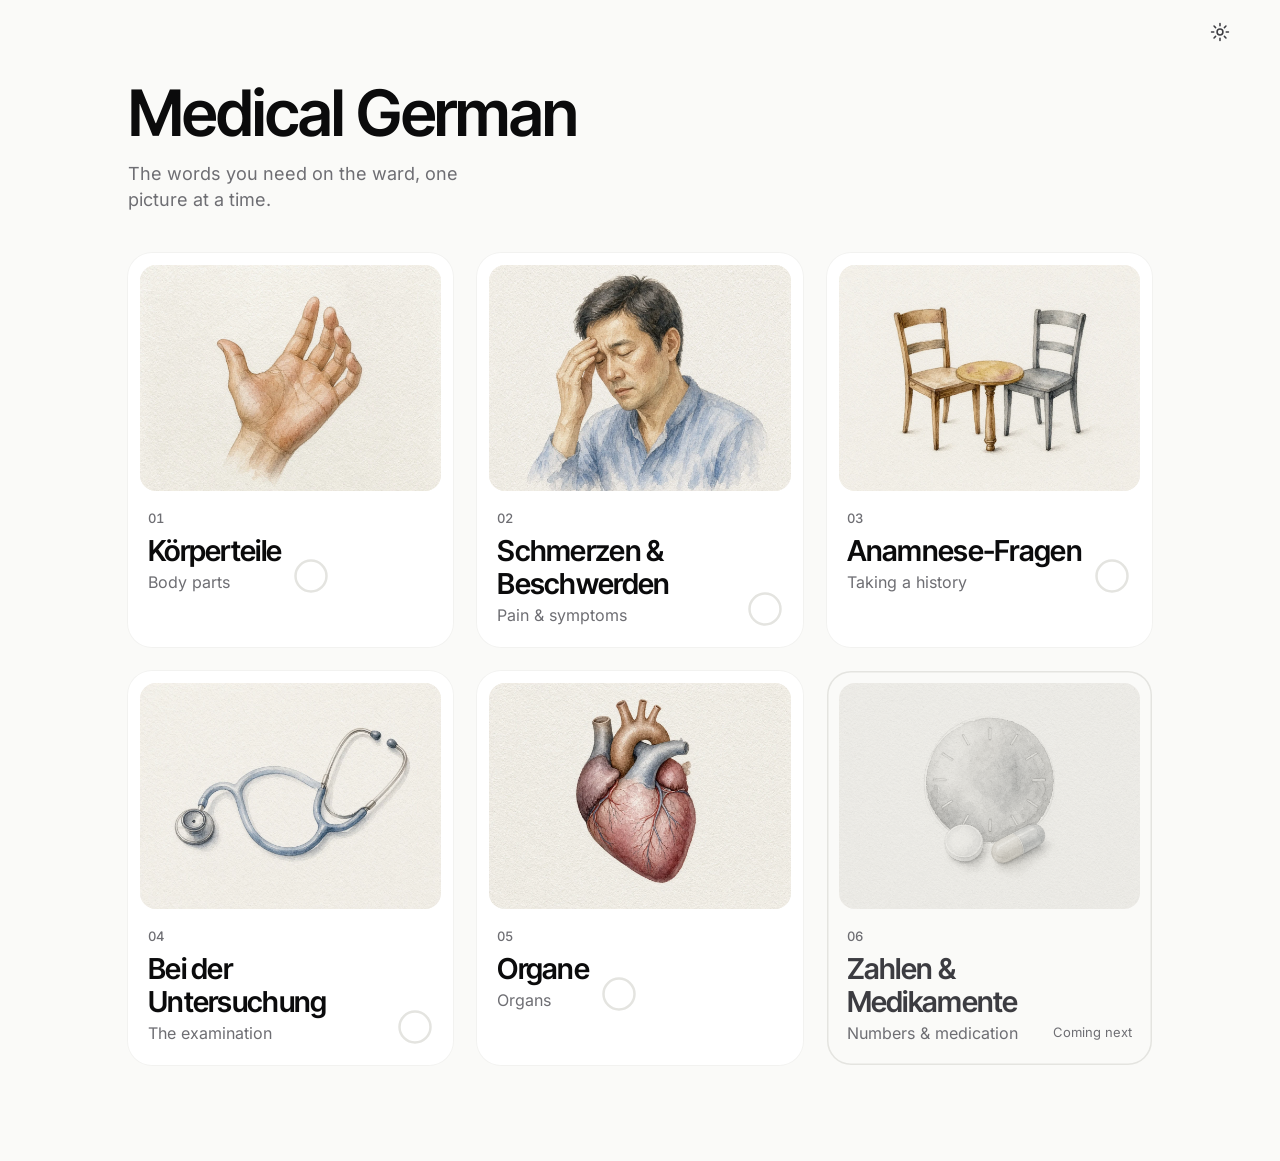
<file: index.html>
<!doctype html>
<html lang="en" data-theme="light">
<head>
<meta charset="utf-8">
<meta name="viewport" content="width=device-width, initial-scale=1, viewport-fit=cover">
<title>Medical German</title>
<meta name="description" content="Medical German A1: body parts and the first words on the ward.">
<meta name="theme-color" content="#FAFAF8">
<meta name="color-scheme" content="light dark">
<link rel="manifest" href="manifest.webmanifest">
<link rel="icon" type="image/png" sizes="32x32" href="icons/favicon-32.png">
<link rel="apple-touch-icon" href="icons/apple-touch-icon.png">
<meta name="apple-mobile-web-app-capable" content="yes">
<meta name="apple-mobile-web-app-title" content="Med German">
<link rel="stylesheet" href="css/app.css?v=f0b0cc4f94">
<script>
/* theme before first paint (no flash) */
(function(){try{var s=JSON.parse(localStorage.getItem('medA1.v1')||'{}').settings||{};var d=s.theme==='dark'||((!s.theme||s.theme==='system')&&matchMedia('(prefers-color-scheme: dark)').matches);document.documentElement.setAttribute('data-theme',d?'dark':'light');}catch(e){}})();
</script>
</head>
<body>
<div id="app"></div>
<div id="toast" role="status" aria-live="polite"></div>
<noscript><p style="padding:48px;font:17px system-ui">This app needs JavaScript.</p></noscript>
<script src="js/app.js?v=f0b0cc4f94"></script>
</body>
</html>
</file>
<file: css/app.css>
/* Medical German A1 — design system (Apple × SpaceX × Tesla). Tokens per plan §5. */
@font-face{font-family:"Inter";src:url("../fonts/inter.woff2") format("woff2");font-weight:100 900;font-style:normal;font-display:swap}
@font-face{font-family:"Inter Tight";src:url("../fonts/inter-tight.woff2") format("woff2");font-weight:100 900;font-style:normal;font-display:swap}

:root{
  --bg:#FAFAF8;--surface:#FFFFFF;--surface-2:#F2F2EF;--hairline:#E4E4E0;
  --ink-1:#0B0B0C;--ink-2:#3C3C41;--ink-3:#6E6E73;
  --accent:#0A5BFF;--accent-tint:rgba(10,91,255,.08);--accent-tint-2:rgba(10,91,255,.14);
  --ok:#12825A;--ok-tint:rgba(18,130,90,.10);--err:#C2372E;--err-tint:rgba(194,55,46,.09);
  --paper:#F6F3EC;
  --a-der:#3A6BC0;--a-das:#2F8A5B;--a-die:#C4463D;--a-pl:#B8862B;
  --shadow-sheet:0 1px 2px rgba(0,0,0,.04),0 8px 24px rgba(0,0,0,.04);
  --ease:cubic-bezier(.2,0,0,1);--ease-sheet:cubic-bezier(.32,.72,0,1);--ease-exit:cubic-bezier(.4,0,1,1);
  --spring:linear(0,.0094 1.1%,.0372 2.3%,.1475 4.8%,.5713 12.3%,.7714 16.7%,.8963 21.2%,.9634 25.4%,1.0018 30.1%,1.0176 35.2%,1.0141 43.8%,1.0018 60.7%,.9995 76.6%,1);
  --r-ctl:12px;--r-card:24px;--r-sheet:28px;
  --pad:24px;--maxw:1120px;--cardw:720px;
  --scale:1;
  --fs-dxl:calc(48px*var(--scale));--fs-dl:calc(40px*var(--scale));--fs-title:calc(28px*var(--scale));
  --fs-head:calc(21px*var(--scale));--fs-body:calc(17px*var(--scale));--fs-call:calc(15px*var(--scale));--fs-cap:calc(13px*var(--scale));
  color-scheme:light;
}
@media (min-width:768px){:root{--pad:48px;--fs-dxl:calc(72px*var(--scale));--fs-dl:calc(56px*var(--scale));--fs-title:calc(34px*var(--scale));--fs-head:calc(22px*var(--scale));--fs-body:calc(18px*var(--scale));--fs-call:calc(16px*var(--scale))}}
@media (min-width:1200px){:root{--fs-dxl:calc(88px*var(--scale));--fs-dl:calc(64px*var(--scale));--fs-title:calc(36px*var(--scale));--fs-head:calc(24px*var(--scale))}}

html[data-theme="dark"]{
  --bg:#000000;--surface:#0E0E10;--surface-2:#17171A;--hairline:#26262A;
  --ink-1:#F5F5F7;--ink-2:#C7C7CC;--ink-3:#8E8E93;
  --accent:#3D7DFF;--accent-tint:rgba(61,125,255,.16);--accent-tint-2:rgba(61,125,255,.24);
  --ok:#34C38A;--ok-tint:rgba(52,195,138,.18);--err:#FF6B61;--err-tint:rgba(255,107,97,.18);
  --a-der:#6F9BEA;--a-das:#4FB984;--a-die:#EE6F66;--a-pl:#DDB054;
  --shadow-sheet:none;color-scheme:dark;
}
html.teach{--scale:1.2}

*{box-sizing:border-box}
html,body{margin:0;height:100%}
body{background:var(--bg);color:var(--ink-1);font:400 var(--fs-body)/1.45 "Inter",system-ui,-apple-system,"Segoe UI",sans-serif;
  -webkit-font-smoothing:antialiased;-moz-osx-font-smoothing:grayscale;text-rendering:optimizeLegibility;
  -webkit-tap-highlight-color:transparent;overflow-x:hidden;transition:background-color .3s var(--ease),color .3s var(--ease)}
button,input{font:inherit;color:inherit}
button{cursor:pointer;background:none;border:0;padding:0;-webkit-user-select:none;user-select:none;touch-action:manipulation}
:focus{outline:none}
:focus-visible{outline:2px solid var(--accent);outline-offset:3px;border-radius:var(--r-ctl)}
.sr{position:absolute!important;width:1px;height:1px;overflow:hidden;clip:rect(0 0 0 0);white-space:nowrap}
.tnum{font-feature-settings:"tnum" 1}
.display{font-family:"Inter Tight","Inter",system-ui,sans-serif;font-weight:600;letter-spacing:-.025em}

/* ---------- App frame ---------- */
#app{min-height:100%;min-height:100dvh}
.view{min-height:100dvh;display:flex;flex-direction:column;animation:viewIn .42s var(--ease-sheet) both}
@keyframes viewIn{from{opacity:0;transform:translateY(8px)}to{opacity:1;transform:none}}
.bar{position:sticky;top:0;z-index:20;display:flex;align-items:center;gap:8px;height:64px;padding:0 max(12px,calc(var(--pad) - 12px));
  padding-top:env(safe-area-inset-top);box-sizing:content-box;background:color-mix(in srgb,var(--bg) 86%,transparent);
  -webkit-backdrop-filter:saturate(180%) blur(20px);backdrop-filter:saturate(180%) blur(20px)}
.bar .spacer{flex:1}
.bar-title{font-size:var(--fs-call);color:var(--ink-3);font-weight:500;white-space:nowrap;overflow:hidden;text-overflow:ellipsis}
.icon-btn{width:48px;height:48px;border-radius:50%;display:inline-grid;place-items:center;color:var(--ink-2);
  transition:background-color .2s var(--ease),transform .12s var(--ease),color .2s var(--ease)}
.icon-btn:hover{background:var(--surface-2);color:var(--ink-1)}
.icon-btn:active{transform:scale(.94)}
.icon-btn svg{width:22px;height:22px;stroke:currentColor;fill:none;stroke-width:1.7;stroke-linecap:round;stroke-linejoin:round}
.icon-btn:focus-visible{border-radius:50%}
.pill-flag{font-size:var(--fs-cap);font-weight:500;color:var(--accent);background:var(--accent-tint);border-radius:999px;padding:6px 12px;white-space:nowrap}
.wrap{width:100%;max-width:var(--maxw);margin:0 auto;padding:0 var(--pad)}
.hair{height:2px;background:var(--hairline);position:relative;overflow:hidden;width:100%}
.hair>i{position:absolute;inset:0 auto 0 0;background:var(--accent);width:0;transition:width .42s var(--ease-sheet)}
.press{transition:transform .12s var(--ease),background-color .2s var(--ease),box-shadow .2s var(--ease),color .2s var(--ease),opacity .2s var(--ease)}
.press:active{transform:scale(.97)}

/* ---------- Buttons ---------- */
.btn{min-height:52px;padding:0 22px;border-radius:var(--r-ctl);display:inline-flex;align-items:center;justify-content:center;gap:10px;
  font-weight:500;font-size:var(--fs-body);background:var(--surface-2);color:var(--ink-1)}
.btn:hover{background:color-mix(in srgb,var(--surface-2) 70%,var(--hairline))}
.btn.primary{background:var(--accent-tint);color:var(--accent)}
.btn.primary:hover{background:var(--accent-tint-2)}
.btn.block{width:100%}
.btn svg{width:18px;height:18px;stroke:currentColor;fill:none;stroke-width:1.8;stroke-linecap:round;stroke-linejoin:round}
.btn[disabled]{opacity:.4;pointer-events:none}
.link{color:var(--accent);font-weight:500}

/* ---------- Article dots ---------- */
.dot{display:inline-block;width:.22em;height:.22em;max-width:13px;max-height:13px;min-width:7px;min-height:7px;border-radius:50%;vertical-align:.2em;margin-right:.32em;background:var(--ink-3)}
.dot.der{background:var(--a-der)}.dot.das{background:var(--a-das)}.dot.die{background:var(--a-die)}.dot.pl{background:var(--a-pl)}
html.nodots .dot{display:none}
.art{color:var(--ink-2);font-weight:500}
.noun{color:var(--ink-1)}

/* ---------- Home ---------- */
.home-head{padding:16px 0 40px}
.home-head h1{font-size:var(--fs-dl);line-height:1.04;margin:0}
.home-head p{margin:14px 0 0;color:var(--ink-3);font-size:var(--fs-body);max-width:34ch}
.review{display:flex;align-items:center;gap:16px;width:100%;text-align:left;padding:20px 24px;border-radius:var(--r-card);background:var(--accent-tint);color:var(--ink-1);margin:0 0 32px}
.review:hover{background:var(--accent-tint-2)}
.review b{font-weight:600;font-size:var(--fs-head);display:block;letter-spacing:-.01em}
.review span{color:var(--ink-3);font-size:var(--fs-call)}
.review .go{margin-left:auto;color:var(--accent)}
.review .go svg{width:22px;height:22px;stroke:currentColor;fill:none;stroke-width:1.8;stroke-linecap:round;stroke-linejoin:round;display:block}
.tiles{display:grid;grid-template-columns:repeat(3,1fr);gap:24px;padding-bottom:96px}
.tile{position:relative;display:flex;flex-direction:column;text-align:left;background:var(--surface);border-radius:var(--r-card);padding:12px 12px 20px;
  transition:transform .2s var(--ease),background-color .2s var(--ease)}
html:not([data-theme="dark"]) .tile{box-shadow:0 0 0 1px rgba(0,0,0,.03)}
.tile.ready:hover{transform:translateY(-2px)}
.tile.ready:active{transform:scale(.985)}
.tile .thumb{border-radius:16px;overflow:hidden;background:var(--paper);aspect-ratio:4/3;position:relative}
.tile .thumb img{width:100%;height:100%;object-fit:cover;display:block;transition:transform .6s var(--ease)}
.tile.ready:hover .thumb img{transform:scale(1.02)}
.tile .meta{display:flex;align-items:flex-end;gap:12px;padding:18px 8px 0}
.tile .num{font-size:var(--fs-cap);color:var(--ink-3);font-weight:500;margin-bottom:6px;display:block}
.tile h2{font-size:calc(var(--fs-title)*.8);line-height:1.15;margin:0;font-weight:600}
.tile .en{color:var(--ink-3);font-size:var(--fs-call);margin-top:4px}
.tile .ring{margin-left:auto;flex:none}
.tile.soon{background:transparent;box-shadow:0 0 0 1.5px var(--hairline) inset!important;cursor:default}
.tile.soon .thumb{background:var(--paper)}
.tile.soon .thumb img{filter:grayscale(.85) contrast(.9);opacity:.55}
html[data-theme="dark"] .tile.soon .thumb img{opacity:.45}
.tile.soon h2{color:var(--ink-2)}
.tile.soon .next{margin-left:auto;font-size:var(--fs-cap);color:var(--ink-3);white-space:nowrap;margin-bottom:3px}
@media (max-width:1023px){.tiles{grid-template-columns:repeat(2,1fr)}}
@media (max-width:599px){
  .home-head{padding:4px 0 28px}
  .tiles{grid-template-columns:1fr;gap:12px}
  .tile{flex-direction:row;align-items:center;padding:10px;gap:4px;min-height:104px}
  .tile .thumb{width:112px;flex:none;border-radius:12px}
  .tile .meta{padding:0 8px 0 12px;flex:1;align-items:center}
  .tile h2{font-size:calc(21px*var(--scale))}
  .tile.soon .next{display:none}
}
.ring circle{fill:none;stroke-width:2.5}
.ring .trk{stroke:var(--hairline)}.ring .val{stroke:var(--accent);stroke-linecap:round;transition:stroke-dashoffset .8s var(--ease-sheet)}

/* ---------- Module page ---------- */
.mod-hero{display:grid;grid-template-columns:minmax(0,1.05fr) minmax(0,1fr);gap:56px;align-items:center;padding:8px 0 48px}
.mod-hero .plate{max-width:560px;width:100%}
.mod-hero h1{font-size:var(--fs-dl);line-height:1.04;margin:0}
.mod-hero .en{color:var(--ink-3);font-size:var(--fs-title);margin-top:6px;font-weight:400;letter-spacing:-.01em;line-height:1.2}
.mastery{display:flex;align-items:center;gap:14px;margin-top:32px;color:var(--ink-2);font-size:var(--fs-call)}
.mastery b{color:var(--ink-1);font-weight:600}
.modes{display:grid;grid-template-columns:1fr 1fr;gap:16px;padding-bottom:40px}
.mode{position:relative;text-align:left;min-height:168px;padding:28px;border-radius:var(--r-card);background:var(--surface-2);display:flex;flex-direction:column;justify-content:flex-end;gap:6px}
.mode:hover,.mode:focus-visible{background:var(--accent-tint)}
.mode:focus-visible{outline:2px solid var(--accent);outline-offset:0;border-radius:var(--r-card)}
.mode b{font-family:"Inter Tight","Inter",sans-serif;font-weight:600;letter-spacing:-.02em;font-size:var(--fs-title);line-height:1.1}
.mode span{color:var(--ink-3);font-size:var(--fs-call)}
.mode .arrow{position:absolute;top:24px;right:24px;color:var(--ink-3);transition:transform .3s var(--ease),color .2s}
.mode:hover .arrow{transform:translateX(3px);color:var(--accent)}
.mode .arrow svg{width:22px;height:22px;stroke:currentColor;fill:none;stroke-width:1.7;stroke-linecap:round;stroke-linejoin:round;display:block}
.mode .rec{position:absolute;top:30px;left:28px;width:8px;height:8px;border-radius:50%;background:var(--accent)}
.words{border-top:1px solid var(--hairline);margin-bottom:96px}
.words summary{list-style:none;display:flex;align-items:center;justify-content:space-between;min-height:64px;cursor:pointer;font-weight:500;color:var(--ink-2);border-radius:var(--r-ctl)}
.words summary::-webkit-details-marker{display:none}
.words summary svg{width:20px;height:20px;stroke:currentColor;fill:none;stroke-width:1.7;transition:transform .3s var(--ease)}
.words[open] summary svg{transform:rotate(180deg)}
.wl{display:grid;grid-template-columns:repeat(2,minmax(0,1fr));column-gap:48px;padding:4px 0 24px}
.wl a{display:grid;grid-template-columns:2.2em minmax(0,1fr) minmax(0,1.3fr);gap:8px;align-items:baseline;padding:12px 0;border-bottom:1px solid var(--hairline);color:inherit;text-decoration:none}
.wl a:hover .de{color:var(--accent)}
.wl .i{color:var(--ink-3);font-size:var(--fs-cap)}
.wl .e{color:var(--ink-3)}
.wl .de{font-weight:500;transition:color .2s}
.wl .de small{color:var(--ink-3);font-weight:400;font-size:var(--fs-call)}
.wl .m{display:inline-block;width:6px;height:6px;border-radius:50%;background:var(--ok);margin-left:8px;vertical-align:.15em}
@media (max-width:899px){.mod-hero{grid-template-columns:1fr;gap:28px;padding-top:0}.mod-hero .plate{max-width:none}.wl{grid-template-columns:1fr}}
@media (max-width:599px){.modes{grid-template-columns:1fr;gap:12px}.mode{min-height:128px;padding:24px}.mode .rec{top:26px;left:24px}}

/* ---------- Plate ---------- */
.plate{position:relative;aspect-ratio:4/3;background:var(--paper);border-radius:var(--r-card);overflow:hidden;isolation:isolate;width:100%}
.plate .vp{position:absolute;inset:0}
.plate img.art{position:absolute;max-width:none;display:block;opacity:0;-webkit-user-drag:none;user-select:none;pointer-events:none}
.plate img.art.on{opacity:1}
.plate img.art.fade{transition:opacity .15s linear}
.plate img.art.fadeblur{transition:opacity .4s var(--ease),filter .4s var(--ease);filter:blur(8px)}
.plate img.art.fadeblur.on{filter:blur(0)}
.plate canvas.gl{position:absolute;inset:0;width:100%;height:100%;display:block;z-index:1}
.plate .shimmer{position:absolute;inset:0;background:linear-gradient(100deg,transparent 30%,rgba(255,255,255,.45) 50%,transparent 70%) var(--paper);background-size:220% 100%;animation:shim 1.6s linear infinite;z-index:0}
@keyframes shim{to{background-position:-120% 0}}
.plate svg.spot{position:absolute;inset:0;width:100%;height:100%;z-index:2;pointer-events:none}
.spot .veil{opacity:0;transition:opacity .5s var(--ease)}
.spot .ringe{fill:none;stroke:var(--accent);stroke-width:2;opacity:0;transition:opacity .4s var(--ease)}
.spot .pulse{fill:none;stroke:var(--accent);stroke-width:2;opacity:0;transform-box:fill-box;transform-origin:center}
.spot.on .veil{opacity:1}.spot.on .ringe{opacity:.95}
.spot.on .pulse{animation:pulse 1.1s var(--ease) .1s 1 both}
@keyframes pulse{0%{opacity:.6;transform:scale(1)}100%{opacity:0;transform:scale(1.7)}}
html[data-theme="dark"] .spot .ringe,html[data-theme="dark"] .spot .pulse{stroke:#0A5BFF}

/* ---------- Stage (Anschauen + Üben) ---------- */
.stage-wrap{flex:1;display:flex;flex-direction:column;width:100%;max-width:var(--cardw);margin:0 auto;padding:12px var(--pad) 40px}
.stage{display:flex;flex-direction:column;gap:0}
.stage .plate{margin-bottom:32px}
.prompt-en{font-size:var(--fs-title);line-height:1.15;font-weight:500;letter-spacing:-.015em;margin:0}
.prompt-hint{color:var(--ink-3);font-size:var(--fs-call);margin-top:6px}
.instr{color:var(--ink-3);font-size:var(--fs-call);margin:0 0 10px}
.de-big{font-size:var(--fs-dxl);line-height:1.02;margin:0}
.de-l{font-size:var(--fs-dl);line-height:1.05;margin:0}
.pl-line{font-size:var(--fs-head);color:var(--ink-2);margin-top:10px}
.reveal-zone{margin-top:24px;min-height:120px}
.reveal-btn{min-height:52px;padding:0 24px;border-radius:999px;background:var(--surface-2);font-weight:500;color:var(--ink-2)}
.reveal-btn:hover{background:var(--accent-tint);color:var(--accent)}
.de-block{animation:focusPull .24s var(--ease) both}
@keyframes focusPull{from{opacity:0;transform:translateY(8px);filter:blur(6px)}to{opacity:1;transform:none;filter:blur(0)}}
.ex{margin-top:28px;font-size:var(--fs-body)}
.ex .en{color:var(--ink-3);margin-top:2px}
.trap{margin-top:16px;color:var(--ink-3);font-size:var(--fs-call);max-width:52ch}
.lat{margin-top:10px;color:var(--ink-3);font-size:var(--fs-call)}
.lat i{font-style:normal;letter-spacing:.01em}
.browse-nav{display:flex;justify-content:space-between;align-items:center;margin-top:auto;padding-top:32px}
.browse-nav .count{color:var(--ink-3);font-size:var(--fs-cap)}
.nav-btn{width:56px;height:56px;border-radius:50%;background:var(--surface-2);display:grid;place-items:center;color:var(--ink-2)}
.nav-btn:hover{background:var(--accent-tint);color:var(--accent)}
.nav-btn[disabled]{opacity:.3;pointer-events:none}
.nav-btn svg{width:22px;height:22px;stroke:currentColor;fill:none;stroke-width:1.8;stroke-linecap:round;stroke-linejoin:round}
.end-card{flex:1;display:flex;flex-direction:column;justify-content:center;gap:12px;padding:48px 0}
.end-card h2{font-size:var(--fs-dl);margin:0;line-height:1.05}
.end-card p{color:var(--ink-3);margin:0 0 28px}
.end-card .row{display:flex;gap:12px;flex-wrap:wrap}

@media (min-width:1000px) and (min-aspect-ratio:5/4){
  .stage-wrap.wide{max-width:1320px}
  .stage-wrap.wide .stage{flex:1;display:grid;grid-template-columns:minmax(0,1.35fr) minmax(0,1fr);gap:72px;align-items:center;align-content:center}
  .stage-wrap.wide .stage>.plate{margin-bottom:0;width:min(100%,calc((100dvh - 230px)*4/3));justify-self:end}
  .stage-wrap.wide .side{min-width:0}
  .stage-wrap.wide .browse-nav{width:100%;padding-top:24px}
}

/* ---------- Options & feedback ---------- */
.answer{margin-top:28px}
.opts{display:grid;grid-template-columns:1fr;gap:10px}
@media (min-width:600px){.opts.grid2{grid-template-columns:repeat(2,minmax(0,1fr))}}
.opts .opt{min-width:0}
.opt{position:relative;min-height:60px;text-align:left;padding:14px 20px;border-radius:var(--r-ctl);box-shadow:inset 0 0 0 1.5px var(--hairline);
  font-size:var(--fs-head);line-height:1.25;display:flex;align-items:center;gap:12px;animation:optIn .32s var(--ease) backwards}
@keyframes optIn{from{opacity:0;transform:translateY(6px)}to{opacity:1;transform:none}}
.opt:hover{background:var(--surface-2)}
.opt.sel{background:var(--accent-tint);box-shadow:inset 0 0 0 1.5px var(--accent)}
.opt.ok{background:var(--ok-tint);box-shadow:inset 0 0 0 1.5px var(--ok)}
.opt.bad{background:var(--err-tint);box-shadow:inset 0 0 0 1.5px var(--err)}
.opt.dim{opacity:.45!important}
.opt .chk{margin-left:auto;width:22px;height:22px;flex:none}
.opt .chk path{fill:none;stroke:var(--ok);stroke-width:2.2;stroke-linecap:round;stroke-linejoin:round;stroke-dasharray:24;stroke-dashoffset:24;animation:chk .24s var(--ease) .05s forwards}
@keyframes chk{to{stroke-dashoffset:0}}
.opts.locked .opt{pointer-events:none}
.shake{animation:shake .26s linear}
@keyframes shake{0%,100%{transform:none}20%{transform:translateX(-4px)}40%{transform:translateX(4px)}60%{transform:translateX(-4px)}80%{transform:translateX(4px)}}
.art3{display:grid;grid-template-columns:repeat(3,1fr);gap:12px}
.art3 .opt{justify-content:center;font-family:"Inter Tight","Inter",sans-serif;font-weight:600;font-size:calc(var(--fs-head)*1.15);min-height:72px;text-align:center}
.art3 .opt .dot{margin-right:.4em}
.imgopts{display:grid;grid-template-columns:1fr 1fr;gap:12px}
.imgopt{padding:6px;border-radius:calc(var(--r-card) - 4px);box-shadow:inset 0 0 0 1.5px var(--hairline);animation:optIn .32s var(--ease) backwards}
.imgopt .plate{border-radius:16px}
.imgopt:hover{background:var(--surface-2)}
.imgopt.ok{background:var(--ok-tint);box-shadow:inset 0 0 0 2px var(--ok)}
.imgopt.bad{background:var(--err-tint);box-shadow:inset 0 0 0 2px var(--err)}
.imgopt.dim{opacity:.45!important}
.feedback{margin-top:18px;min-height:28px;font-size:var(--fs-call);color:var(--ink-2)}
.feedback .fb-de{font-size:var(--fs-head);color:var(--ink-1);font-weight:500;margin-bottom:6px}
.feedback .fb-de.ok{color:var(--ok)}
.feedback .fb-note{color:var(--ink-3)}
.feedback .fb-rule{color:var(--ink-3);margin-top:6px}
.cont{margin-top:20px}
.input-row{display:flex;gap:10px;align-items:stretch}
.tin{flex:1;min-width:0;min-height:64px;padding:0 20px;border-radius:var(--r-ctl);border:0;background:var(--surface);box-shadow:inset 0 0 0 1.5px var(--hairline);
  font-size:var(--fs-head);font-family:"Inter Tight","Inter",sans-serif;font-weight:500;letter-spacing:-.01em;transition:box-shadow .2s var(--ease),background-color .2s}
.tin:focus{box-shadow:inset 0 0 0 1.5px var(--accent)}
.tin.ok{background:var(--ok-tint);box-shadow:inset 0 0 0 1.5px var(--ok)}
.tin.bad{background:var(--err-tint);box-shadow:inset 0 0 0 1.5px var(--err)}
.tin.almost{background:var(--surface-2);box-shadow:inset 0 0 0 1.5px var(--ink-3)}
.uml{display:flex;gap:8px;margin-top:10px}
.uml button{min-width:52px;height:44px;border-radius:999px;background:var(--surface-2);font-size:var(--fs-body);font-weight:500;color:var(--ink-2)}
.uml button:hover{background:var(--accent-tint);color:var(--accent)}
.sent{font-size:var(--fs-title);line-height:1.3;font-weight:500;letter-spacing:-.01em}
.sent .gap{display:inline-block;min-width:3.2em;border-bottom:2px solid var(--ink-3);margin:0 .12em;text-align:center;color:var(--accent);transition:color .2s}
.sent .gap.ok{color:var(--ok);border-color:var(--ok)}.sent .gap.filled{min-width:0;padding:0 .06em}.sent .gap.last{margin-right:0}.sent .nowrap{white-space:nowrap}.sent .gap.bad{color:var(--err);border-color:var(--err)}
.sent-en{color:var(--ink-3);margin-top:8px;font-size:var(--fs-body)}
.tiles-line{min-height:72px;display:flex;flex-wrap:wrap;gap:8px;align-content:flex-start;padding:10px;border-radius:var(--r-ctl);box-shadow:inset 0 0 0 1.5px var(--hairline);transition:background-color .2s,box-shadow .2s}
.tiles-line.ok{background:var(--ok-tint);box-shadow:inset 0 0 0 1.5px var(--ok)}
.tiles-line.bad{background:var(--err-tint);box-shadow:inset 0 0 0 1.5px var(--err)}
.bank{display:flex;flex-wrap:wrap;gap:8px;margin-top:14px;min-height:52px}
.wt{min-height:48px;padding:0 18px;border-radius:999px;background:var(--surface-2);font-size:var(--fs-head);font-weight:500;letter-spacing:-.01em;
  animation:tileIn .35s var(--spring) both}
@keyframes tileIn{from{transform:scale(.86);opacity:0}to{transform:none;opacity:1}}
.wt:hover{background:var(--accent-tint);color:var(--accent)}
.wt.ghost{visibility:hidden}
.tiles-line .wt{background:var(--surface)}
html[data-theme="dark"] .tiles-line .wt{background:var(--surface-2)}
.actions{display:flex;gap:10px;margin-top:20px;flex-wrap:wrap}
.selfrate{display:grid;grid-template-columns:1fr 1fr;gap:10px;margin-top:24px}

/* ---------- Body map ---------- */
.maps{display:flex;gap:20px;justify-content:center;align-items:flex-start}
.map{position:relative;flex:1;max-width:340px;background:var(--paper);border-radius:var(--r-card);overflow:hidden;touch-action:manipulation;cursor:crosshair}
.map.land{max-width:none}
.map img{display:block;width:100%;height:auto;-webkit-user-drag:none;user-select:none;pointer-events:none}
.map svg{position:absolute;inset:0;width:100%;height:100%;pointer-events:none}
.map .tap{fill:none;stroke:var(--ink-1);stroke-width:2;opacity:.9}
.map .tap-dot{fill:var(--ink-1)}
.map .hit-ok{fill:rgba(18,130,90,.16);stroke:#12825A;stroke-width:2}
.map .hit-bad{fill:rgba(194,55,46,.14);stroke:#C2372E;stroke-width:2}
.map .hit-target{fill:rgba(18,130,90,.16);stroke:#12825A;stroke-width:2;stroke-dasharray:5 4}
.map .lead{stroke:#12825A;stroke-width:2;stroke-dasharray:3 4}
.map .reg-draw{animation:regIn .3s var(--ease) both}
@keyframes regIn{from{opacity:0}to{opacity:1}}
.map-switch{display:flex;justify-content:center;margin-bottom:14px}
.map-cap{position:absolute;left:0;right:0;bottom:10px;text-align:center;font-size:var(--fs-cap);color:#6E6E73;pointer-events:none}
.stage-wrap.mapmode{max-width:900px}
@media (min-width:1000px) and (min-aspect-ratio:5/4){
  .stage-wrap.wide.mapmode{max-width:1400px}
  .stage-wrap.wide.mapmode .stage{grid-template-columns:minmax(0,1.8fr) minmax(0,1fr);gap:56px}
  .stage-wrap.wide.mapmode .maps{max-height:calc(100dvh - 200px)}
  .stage-wrap.wide.mapmode .map{max-width:calc((100dvh - 190px)*.75)}
  .stage-wrap.wide.mapmode .map.land{max-width:none}
}

/* ---------- Segmented control ---------- */
.seg{position:relative;display:inline-grid;grid-auto-flow:column;grid-auto-columns:1fr;background:var(--surface-2);border-radius:999px;padding:4px;isolation:isolate}
.seg button{position:relative;z-index:1;min-height:44px;padding:0 20px;border-radius:999px;font-weight:500;font-size:var(--fs-call);color:var(--ink-2);white-space:nowrap;transition:color .25s var(--ease)}
.seg button[aria-pressed="true"]{color:var(--ink-1)}
.seg .thumbp{position:absolute;z-index:0;top:4px;bottom:4px;left:4px;border-radius:999px;background:var(--surface);box-shadow:0 1px 2px rgba(0,0,0,.06),0 2px 8px rgba(0,0,0,.05);transition:transform .35s var(--spring),width .35s var(--spring)}
html[data-theme="dark"] .seg .thumbp{background:#2C2C31;box-shadow:none}
.seg.block{display:grid;width:100%}

/* ---------- Setup / sheets ---------- */
.sheet-page{flex:1;width:100%;max-width:640px;margin:0 auto;padding:8px var(--pad) 64px}
.sheet-page h1{font-size:var(--fs-dl);line-height:1.04;margin:0 0 8px}
.sheet-page .sub{color:var(--ink-3);margin:0 0 40px}
.field{margin-bottom:32px}
.field>label,.field>.lab{display:block;font-weight:500;margin-bottom:12px;color:var(--ink-1)}
.typelist{display:grid;gap:8px}
.typelist button{min-height:56px;text-align:left;padding:0 18px;border-radius:var(--r-ctl);box-shadow:inset 0 0 0 1.5px var(--hairline);display:flex;align-items:center;gap:12px}
.typelist button:hover{background:var(--surface-2)}
.typelist button[aria-pressed="true"]{background:var(--accent-tint);box-shadow:inset 0 0 0 1.5px var(--accent)}
.typelist button span{color:var(--ink-3);font-size:var(--fs-call);margin-left:auto;text-align:right}
.set-row{display:flex;align-items:center;justify-content:space-between;gap:16px;min-height:64px;border-bottom:1px solid var(--hairline)}
.set-row .t{font-weight:500}.set-row .d{color:var(--ink-3);font-size:var(--fs-call);margin-top:2px;max-width:42ch}
.switch{position:relative;width:52px;height:32px;border-radius:999px;background:var(--hairline);flex:none;transition:background-color .25s var(--ease)}
.switch::after{content:"";position:absolute;top:3px;left:3px;width:26px;height:26px;border-radius:50%;background:#fff;box-shadow:0 1px 3px rgba(0,0,0,.2);transition:transform .35s var(--spring)}
.switch[aria-checked="true"]{background:var(--accent)}
.switch[aria-checked="true"]::after{transform:translateX(20px)}
.set-group{margin:40px 0 0}
.set-group h2{font-size:var(--fs-cap);font-weight:600;color:var(--ink-3);letter-spacing:.04em;text-transform:uppercase;margin:0 0 4px}
.btnrow{display:flex;gap:10px;flex-wrap:wrap;margin-top:16px}
.btn.danger{color:var(--err)}
.mistakes{margin-top:8px}
.mistakes li{padding:10px 0;border-bottom:1px solid var(--hairline);list-style:none;display:flex;justify-content:space-between;gap:16px}
.mistakes ul{padding:0;margin:0}
.mistakes .e{color:var(--ink-3)}
.confirm{margin-top:16px;padding:20px;border-radius:var(--r-card);background:var(--err-tint)}
.confirm p{margin:0 0 14px}

/* ---------- Summary ---------- */
.sum{flex:1;width:100%;max-width:640px;margin:0 auto;padding:24px var(--pad) 64px}
.sum .big{font-size:calc(var(--fs-dxl)*1.25);line-height:1;margin:24px 0 4px}
.sum .big small{font-size:.42em;color:var(--ink-3);font-weight:500;letter-spacing:-.01em}
.sum .cap{color:var(--ink-3);margin:0 0 40px}
.sum h2{font-size:var(--fs-call);font-weight:500;color:var(--ink-3);margin:0 0 8px}
.sum ul{list-style:none;padding:0;margin:0 0 32px}
.sum li{display:flex;justify-content:space-between;gap:16px;padding:14px 0;border-bottom:1px solid var(--hairline)}
.sum li .e{color:var(--ink-3)}
.sum .nextrev{color:var(--ink-2);margin:0 0 32px}
.sum .row{display:flex;gap:12px;flex-wrap:wrap}

/* ---------- Toast ---------- */
#toast{position:fixed;left:50%;bottom:calc(24px + env(safe-area-inset-bottom));transform:translate(-50%,20px);opacity:0;pointer-events:none;z-index:100;
  background:var(--ink-1);color:var(--bg);padding:12px 18px;border-radius:999px;font-size:var(--fs-call);font-weight:500;transition:opacity .3s var(--ease),transform .4s var(--ease-sheet);display:flex;gap:14px;align-items:center}
#toast.on{opacity:1;transform:translate(-50%,0);pointer-events:auto}
#toast button{color:inherit;font-weight:600;text-decoration:underline;text-underline-offset:3px}

/* ---------- Reduced motion ---------- */
@media (prefers-reduced-motion:reduce){
  *,*::before,*::after{animation-duration:.15s!important;animation-delay:0s!important;transition-duration:.15s!important}
  .view{animation-name:fadeOnly}.de-block{animation-name:fadeOnly}.opt,.imgopt,.wt{animation-name:fadeOnly}
  .shake{animation:none!important}.spot.on .pulse{animation:none!important}
  .tile.ready:hover{transform:none}.tile.ready:hover .thumb img{transform:none}
  .press:active,.icon-btn:active,.tile.ready:active{transform:none}
}
html.rm *,html.rm *::before,html.rm *::after{animation-duration:.15s!important;animation-delay:0s!important;transition-duration:.15s!important}
html.rm .view,html.rm .de-block,html.rm .opt,html.rm .imgopt,html.rm .wt{animation-name:fadeOnly}
html.rm .shake{animation:none!important}html.rm .spot.on .pulse{animation:none!important}
@keyframes fadeOnly{from{opacity:0}to{opacity:1}}
::view-transition-old(root),::view-transition-new(root){animation-duration:.32s;animation-timing-function:var(--ease)}

@media (max-width:599px){.typelist button{min-height:64px;flex-direction:column;align-items:flex-start;justify-content:center;gap:2px;padding:10px 18px}.typelist button span{margin-left:0;text-align:left}}

/* ---------- Term pairs (type 11) ---------- */
.stage-wrap.pairsmode{max-width:820px}
.stage-wrap.wide.pairsmode .stage{display:flex;flex-direction:column;justify-content:center}
.pairs{display:grid;grid-template-columns:1fr 1fr;gap:12px 16px}
.pcol{display:grid;grid-auto-rows:minmax(64px,auto);gap:10px}
.opt.pc{min-height:64px;padding:12px 16px}
.opt.pc .pcl{flex:1 1 auto;min-width:0;overflow-wrap:normal;hyphens:manual}
.opt.pc .art{white-space:nowrap}
.opt.pc .term{font-style:italic;font-family:"Inter Tight","Inter",sans-serif}
.opt.pc.ok{pointer-events:none}
.opt.pc .chk{width:18px;height:18px}
@media (max-width:599px){.pairs{gap:10px 10px}.opt.pc{padding:10px 12px;font-size:calc(var(--fs-head)*.88)}}

/* ---------- M3 · questions, dialogue, pain scale ---------- */
.qde{display:block}
.de-big .qde,.de-l .qde{font-size:var(--fs-title);line-height:1.22;font-weight:500;letter-spacing:-.012em}
.opt .qde{font-size:inherit}
.qde b.vb{font-weight:inherit;text-decoration:underline;text-decoration-color:var(--accent);text-decoration-thickness:2px;text-underline-offset:.2em}
.pl-line.qpat{font-size:var(--fs-call);color:var(--ink-3);margin-top:12px}
.ex.answers{margin-top:24px}
.ex.answers .who{font-size:var(--fs-cap);color:var(--ink-3);text-transform:uppercase;letter-spacing:.06em;margin-bottom:6px}
.ex.answers .a+.a{margin-top:10px}
.nrs{margin-top:16px;max-width:440px}
.nrs-row{display:grid;grid-template-columns:repeat(11,1fr);gap:3px}
.nrs-c{display:flex;align-items:center;justify-content:center;height:30px;border-radius:7px;font-size:var(--fs-cap);font-variant-numeric:tabular-nums;font-weight:500;color:var(--ink-1);
  background:color-mix(in srgb,color-mix(in srgb,#2F8A5B calc((1 - var(--k))*100%),#C4463D) 22%,transparent)}
.nrs-l{display:flex;justify-content:space-between;font-size:var(--fs-cap);color:var(--ink-3);margin-top:4px}
.stage-wrap.wide.dlgmode{max-width:var(--cardw)}
.stage-wrap.wide.dlgmode .stage{display:flex;flex-direction:column}
.dlg{display:flex;flex-direction:column;gap:10px;margin:20px 0 22px}
.dl{max-width:88%;padding:11px 16px 12px;border-radius:18px;font-size:var(--fs-head);line-height:1.3;overflow-wrap:normal}
.dl .who{display:block;font-size:var(--fs-cap);color:var(--ink-3);margin-bottom:2px;letter-spacing:.02em}
.dl .dt{display:block}
.dl .den{display:block;font-size:var(--fs-call);color:var(--ink-3);margin-top:4px}
.dl.doc{align-self:flex-start;background:var(--surface-2);border-bottom-left-radius:6px}
.dl.pat{align-self:flex-end;background:var(--accent-tint);border-bottom-right-radius:6px}
.dl.ctx{opacity:.62;font-size:var(--fs-body)}
.dl.gapl{box-shadow:inset 0 0 0 1.5px var(--hairline);background:transparent}
.dl.gapl.ok{box-shadow:inset 0 0 0 1.5px var(--ok);background:var(--ok-tint)}
.dl.gapl.fix{box-shadow:inset 0 0 0 1.5px var(--err);background:var(--err-tint)}
.dgap{display:inline-block;min-width:4em;border-bottom:2px solid var(--ink-3);color:var(--accent);text-align:center}
.minia{margin:0 0 40px}
.minia h2{font-size:var(--fs-head);margin:0}
.minia p{color:var(--ink-3);font-size:var(--fs-call);margin:6px 0 16px}
.minia-row{display:grid;grid-template-columns:1fr 1fr;gap:16px}
.mode.small{min-height:112px;padding:22px}
.mode.small b{font-size:var(--fs-head)}
@media (max-width:599px){.minia-row{grid-template-columns:1fr}.dl{max-width:94%}}

/* ---------- M4 · instructions: sich, correct form, exam steps ---------- */
.qde i.rf{font-style:normal;text-decoration:underline dotted;text-decoration-color:var(--ink-3);text-decoration-thickness:1.5px;text-underline-offset:.22em}
.ex.inf{margin-top:18px}
.ex.inf .en{font-size:var(--fs-cap);color:var(--ink-3);text-transform:uppercase;letter-spacing:.06em;margin-bottom:4px}
.opts.sents .opt{font-size:var(--fs-body);line-height:1.3;overflow-wrap:normal;hyphens:manual}
.stage-wrap.wide.seqmode{max-width:var(--cardw)}
.stage-wrap.wide.seqmode .stage{display:flex;flex-direction:column;width:100%}
.seq-stage .side{width:100%}
.seq{list-style:none;margin:18px 0 14px;padding:10px;display:flex;flex-direction:column;gap:8px;border-radius:var(--r-ctl);box-shadow:inset 0 0 0 1.5px var(--hairline);transition:background-color .2s,box-shadow .2s}
.seq.ok{background:var(--ok-tint);box-shadow:inset 0 0 0 1.5px var(--ok)}
.seq.bad{background:var(--err-tint);box-shadow:inset 0 0 0 1.5px var(--err)}
.seq li{display:block}
.seq .slot{width:100%;min-height:52px;display:flex;align-items:center;gap:12px;padding:8px 14px;border-radius:10px;background:var(--surface);text-align:left;font-size:var(--fs-body);line-height:1.3}
html[data-theme="dark"] .seq .slot{background:var(--surface-2)}
.seq .slot.empty{background:transparent;box-shadow:inset 0 0 0 1.5px var(--hairline)}
.seq .slot.fixed.right{box-shadow:inset 0 0 0 1.5px var(--ok)}
.seq .sn{flex:none;width:26px;height:26px;border-radius:50%;display:inline-flex;align-items:center;justify-content:center;font-size:var(--fs-cap);font-weight:600;color:var(--ink-3);box-shadow:inset 0 0 0 1.5px var(--hairline);font-variant-numeric:tabular-nums}
.seq .st{min-width:0;overflow-wrap:normal}
.seq-bank{display:flex;flex-direction:column;gap:10px}
.seq-bank .opt{font-size:var(--fs-body);min-height:56px}
.seq-bank .opt.ghost{visibility:hidden}
.seq-en{margin:8px 0 0;padding-left:1.4em;color:var(--ink-3);font-size:var(--fs-call)}
.seq-en li+li{margin-top:2px}
/* M5 · compound builder */
.cp-sum{margin-top:10px;font-size:var(--fs-head);line-height:1.5}
.cp-sum .art.der{color:var(--a-der)}.cp-sum .art.das{color:var(--a-das)}.cp-sum .art.die{color:var(--a-die)}
.cp-plus{color:var(--ink-3,#8E8E93);padding:0 2px}
.cp-arts{display:flex;gap:8px;margin-bottom:10px}
.cp-arts .wt{display:inline-flex;align-items:center;gap:8px;padding:0 16px}
.cp-arts .wt.on{background:var(--accent-tint);color:var(--accent);box-shadow:inset 0 0 0 1.5px var(--accent)}
.cp-line{gap:0;align-items:center}
.cp-line .cp-a{font-size:var(--fs-head);font-weight:600;margin-right:10px;padding-left:6px}
.cp-line .cp-a.der{color:var(--a-der)}.cp-line .cp-a.das{color:var(--a-das)}.cp-line .cp-a.die{color:var(--a-die)}
.cp-line .cp-piece{padding:0 10px;border-radius:0}
.cp-line .cp-piece:first-of-type{border-radius:999px 0 0 999px;padding-left:16px}
.cp-line .cp-piece:last-child{border-radius:0 999px 999px 0;padding-right:16px}
.cp-line .cp-piece:only-of-type{border-radius:999px;padding:0 16px}
.cp-line .cp-piece.joined{box-shadow:inset 1px 0 0 var(--hairline)}
.cpw{color:var(--ink-1)}
.fb-de .fuge,.cpw .fuge{color:var(--accent);text-decoration:underline;text-underline-offset:3px;font-weight:600}
.map .dim{fill:#F4F0E8;fill-opacity:.65;stroke:none}
html.rm .map .dim{animation:none}
/* M5: long compounds (Bauchspeicheldrüse) — on narrow phones the English goes under the German instead of a third column */
@media (max-width:599px){.wl a{grid-template-columns:2.2em minmax(0,1fr);row-gap:2px}.wl .i{grid-column:1;grid-row:1}.wl .de{grid-column:2;grid-row:1}.wl .e{grid-column:2;grid-row:2}}
.cp-sum .cp-pt{white-space:nowrap}   /* article stays with its noun when the sum wraps */
</file>
